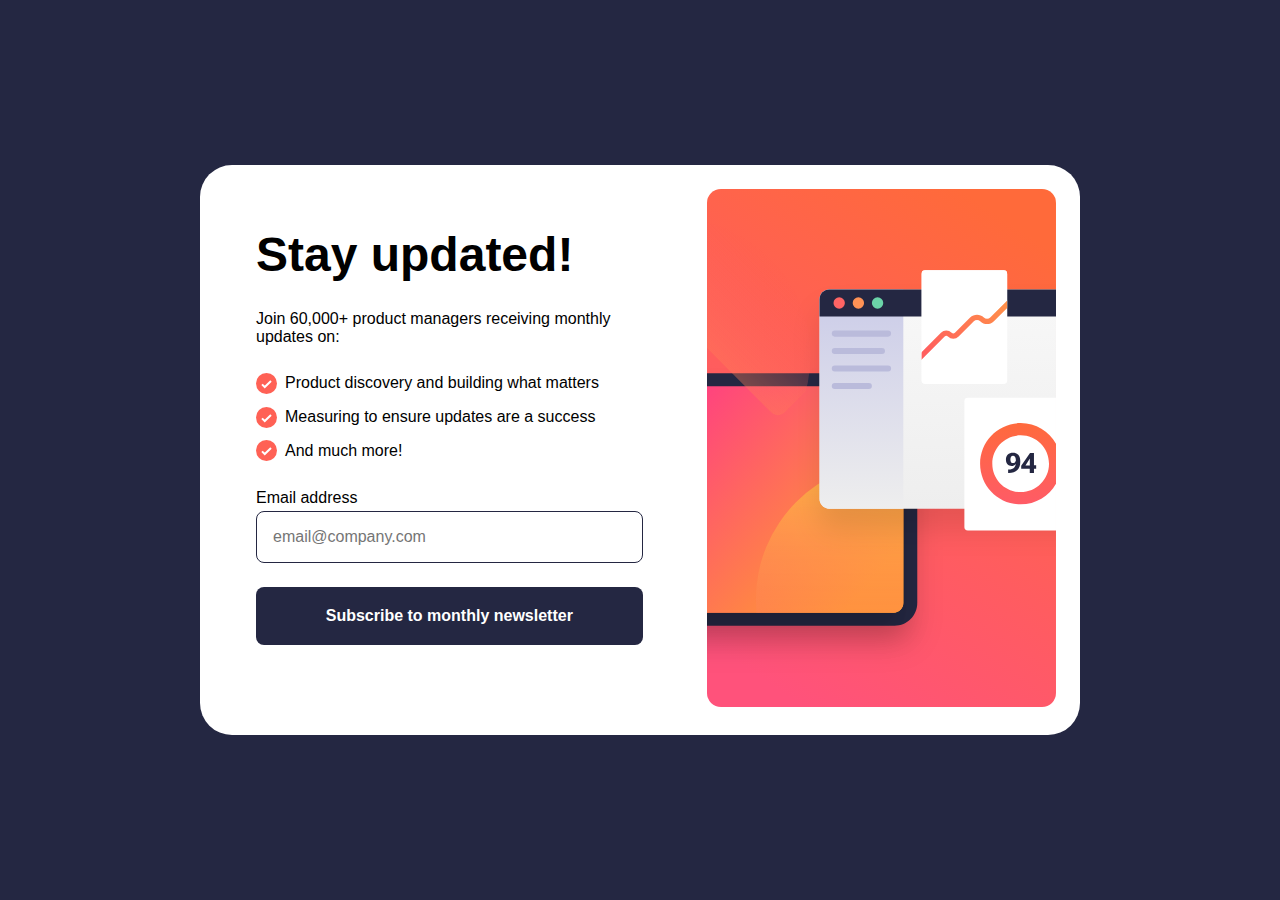
<file: index.html>
<!DOCTYPE html>
<html lang="en">

<head>
  <meta charset="UTF-8">
  <meta name="viewport" content="width=device-width, initial-scale=1.0">
  <!-- displays site properly based on user's device -->

  <link rel="icon" type="image/png" sizes="32x32" href="./assets/images/favicon-32x32.png">

  <title>Frontend Mentor | Newsletter sign-up form with success message| By: Ishmael Sunday</title>

  <link rel="stylesheet" href="style.css">


</head>

<body>

  <!-- Sign-up form start -->

  <main class="wrapper">
    <div id="main-content">
      <div class="container">
        <picture>
          <source media="(min-width: 42.25rem)" srcset="assets/images/illustration-sign-up-desktop.svg">
          <img src="assets/images/illustration-sign-up-mobile.svg" alt="" class="page-img">
        </picture>

        <div class="content">
          <h1 class="h1-title">Stay updated!</h1>
          <p class="lead-text">Join 60,000+ product managers receiving monthly updates on:</p>
          <ul class="updates-list">
            <li class="list-item"><img src="assets/images/icon-list.svg" alt="" class="icon-img"><span
                class="list-item-text">Product discovery and building what matters</span></li>
            <li class="list-item"><img src="assets/images/icon-list.svg" alt="" class="icon-img"><span
                class="list-item-text">Measuring to ensure updates are a success</span></li>
            <li class="list-item"><img src="assets/images/icon-list.svg" alt="" class="icon-img"><span
                class="list-item-text">And much more!</span></li>
          </ul>



          <form id="form" onsubmit="return submitForm(event)">
            <div class="labels">
              <label for="email" class="email-label">Email address</label>
              <span id="error-message"></span>
            </div>
            <input type="text" name="email" id="email" required placeholder="email@company.com">
            <button type="submit" id="submit" class="btn">Subscribe to monthly newsletter</button>
          </form>
        </div>
      </div>
    </div>

    <div id="hidden-msg">
      <div id="s-msg" class="success-container">
        <div class="success-msg">
          <img src="assets/images/icon-success.svg" alt="" class="success-icon">
          <h1 class="h1-title">Thanks for subscribing!</h1>
          <p>A confirmation email has been sent to <span id="success-email"></span>. Please open it and click the
            button inside to confirm your subscription.</p>
        </div>
        <button onclick="dismissSuccessMsg()" id="dismiss-btn" class="btn"> Dismiss message</button>

      </div>
    </div>
  </main>

  <script src="script.js"></script>
</body>

</html>
</file>
<file: style.css>
*,
*::before,
*::after {
  box-sizing: border-box;
  margin: 0;
}

:root {
  --Dark-Slate-Grey: hsl(234, 29%, 20%);
  --Charcoal-Grey: hsl(235, 18%, 26%);
  --Grey: hsl(231, 7%, 60%);
  --White: hsl(0, 0%, 100%);
}
/* Mobile styles */
body {
  font-family: "Roboto", sans-serif;
  margin: 0;
  padding: 0;
}

.container {
  width: 100%;
}

#hidden-msg {
  display: none;
}

.page-img {
  width: 100%;
}
.content {
  margin: 2rem;
}
.content > * {
  margin-bottom: 1.7rem;
}
.h1-title {
  font-size: 2.5rem;
}
.lead-text {
  font-size: 1rem;
}
ul.updates-list {
  list-style-type: none;
  padding: 0;
}
li.list-item {
  display: flex;
  align-items: center;
  gap: 0.5rem;
  margin-bottom: 0.8rem;
  font-size: 1rem;
}
#form {
  display: flex;
  flex-direction: column;
  width: 100%;
}
.labels {
  display: flex;
  justify-content: space-between;
  margin-bottom: 0.3rem;
}
input {
  margin-bottom: 1.5rem;
  padding: 1rem;
  font-size: 1rem;
  border: 1px solid var(--Dark-Slate-Grey);
  width: 100%;
  font-size: 1rem;
}

input:focus {
  border: 2px solid var(--Dark-Slate-Grey);
  outline: 0;
}
button {
  padding: 1.25rem;
  font-size: 1rem;
  background-color: var(--Dark-Slate-Grey);
  color: var(--White);
  border: 0;
  transition: all 0.4s ease-in-out;
  width: 100%;
  font-size: 1rem;
  font-weight: 600;
}

button:hover {
  background-image: linear-gradient(to right, #fc6076, #ff9a44);
  box-shadow: 0 4px 15px 0 rgba(252, 104, 110, 0.75);
  color: var(--Dark-Slate-Grey);
}
input,
button {
  border-radius: 0.5rem;
}
#error-message {
  color: red;
}

.input-error {
  border: 1px solid red;
  background-color: rgba(255, 0, 0, 0.2);
  color: red;
}
/* Success Content */

.success-container {
  background-color: var(--White);
  padding: 5rem 2rem 2rem 2rem;
  display: flex;
  flex-direction: column;
  justify-content: space-between;
  min-height: 100vh;
}

.success-msg {
  display: flex;
  justify-content: center;
  flex-direction: column;
  font-size: 1rem;
}
.success-msg p {
  line-height: 1.5;
}
.success-icon {
  max-width: 5rem;
}
.success-msg > * {
  margin-bottom: 1.5rem;
}
#success-email {
  font-weight: 800;
}
/* Medium and larger screen styles */

@media (min-width: 50rem) {
  body {
    background-color: var(--Dark-Slate-Grey);
    display: flex;
    justify-content: center;
    align-items: center;
    min-height: 100vh;
  }
  .container {
    display: flex;
    flex-direction: row-reverse;
    align-items: center;
    max-width: 55rem;
    margin: auto;
    padding: 1.5rem;
    border-radius: 2rem;
    background-color: var(--White);
    gap: 2rem;
  }
  .content {
    margin: 0 2rem 0 2rem;
  }
  .h1-title {
    font-size: 3rem;
  }
  .page-img {
    margin-bottom: 0;
  }

  .success-container {
    background-color: var(--White);
    padding: 2rem;
    justify-content: flex-start;
    min-height: 0;
    border-radius: 2rem;
    max-width: 25rem;
    margin: auto;
  }
}
</file>
